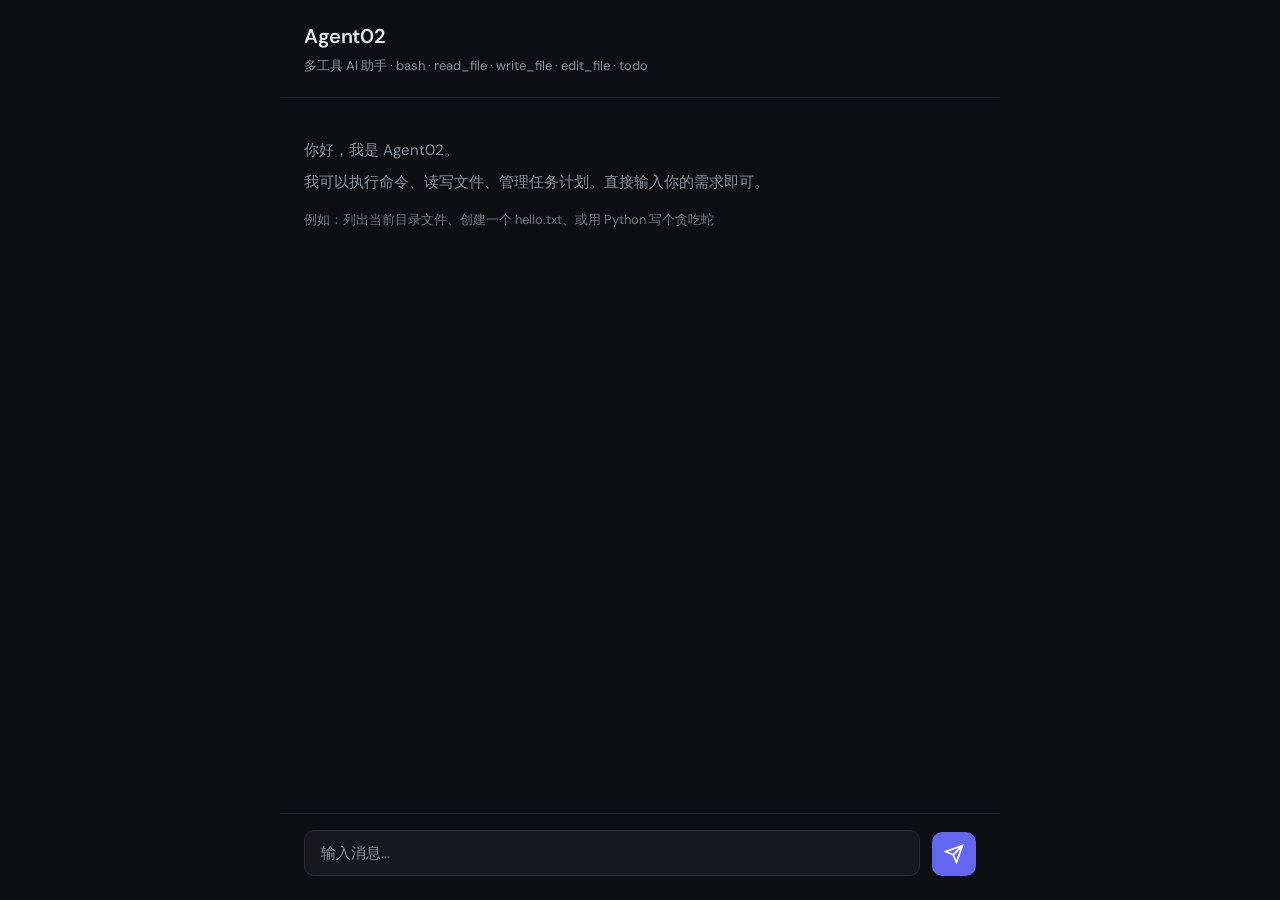
<file: src/main/resources/web/index.html>
<!DOCTYPE html>
<html lang="zh-CN">
<head>
  <meta charset="UTF-8">
  <meta name="viewport" content="width=device-width, initial-scale=1.0">
  <title>Agent02 - 多工具 AI 助手</title>
  <link rel="stylesheet" href="style.css">
  <link href="https://fonts.googleapis.com/css2?family=DM+Sans:wght@400;500;600&family=JetBrains+Mono:wght@400;500&display=swap" rel="stylesheet">
</head>
<body>
  <div class="app">
    <header class="header">
      <h1>Agent02</h1>
      <p>多工具 AI 助手 · bash · read_file · write_file · edit_file · todo</p>
    </header>

    <main class="chat-container">
      <div id="messages" class="messages">
        <div class="welcome" id="welcome">
          <p>你好，我是 Agent02。</p>
          <p>我可以执行命令、读写文件、管理任务计划。直接输入你的需求即可。</p>
          <p class="hint">例如：列出当前目录文件、创建一个 hello.txt、或用 Python 写个贪吃蛇</p>
        </div>
      </div>

      <div class="input-area">
        <textarea id="input" rows="1" placeholder="输入消息..." maxlength="4000"></textarea>
        <button id="send" type="button" aria-label="发送">
          <svg width="20" height="20" viewBox="0 0 24 24" fill="none" stroke="currentColor" stroke-width="2">
            <path d="M22 2L11 13M22 2l-7 20-4-9-9-4 20-7z"/>
          </svg>
        </button>
      </div>
    </main>
  </div>
  <script src="app.js"></script>
</body>
</html>
</file>
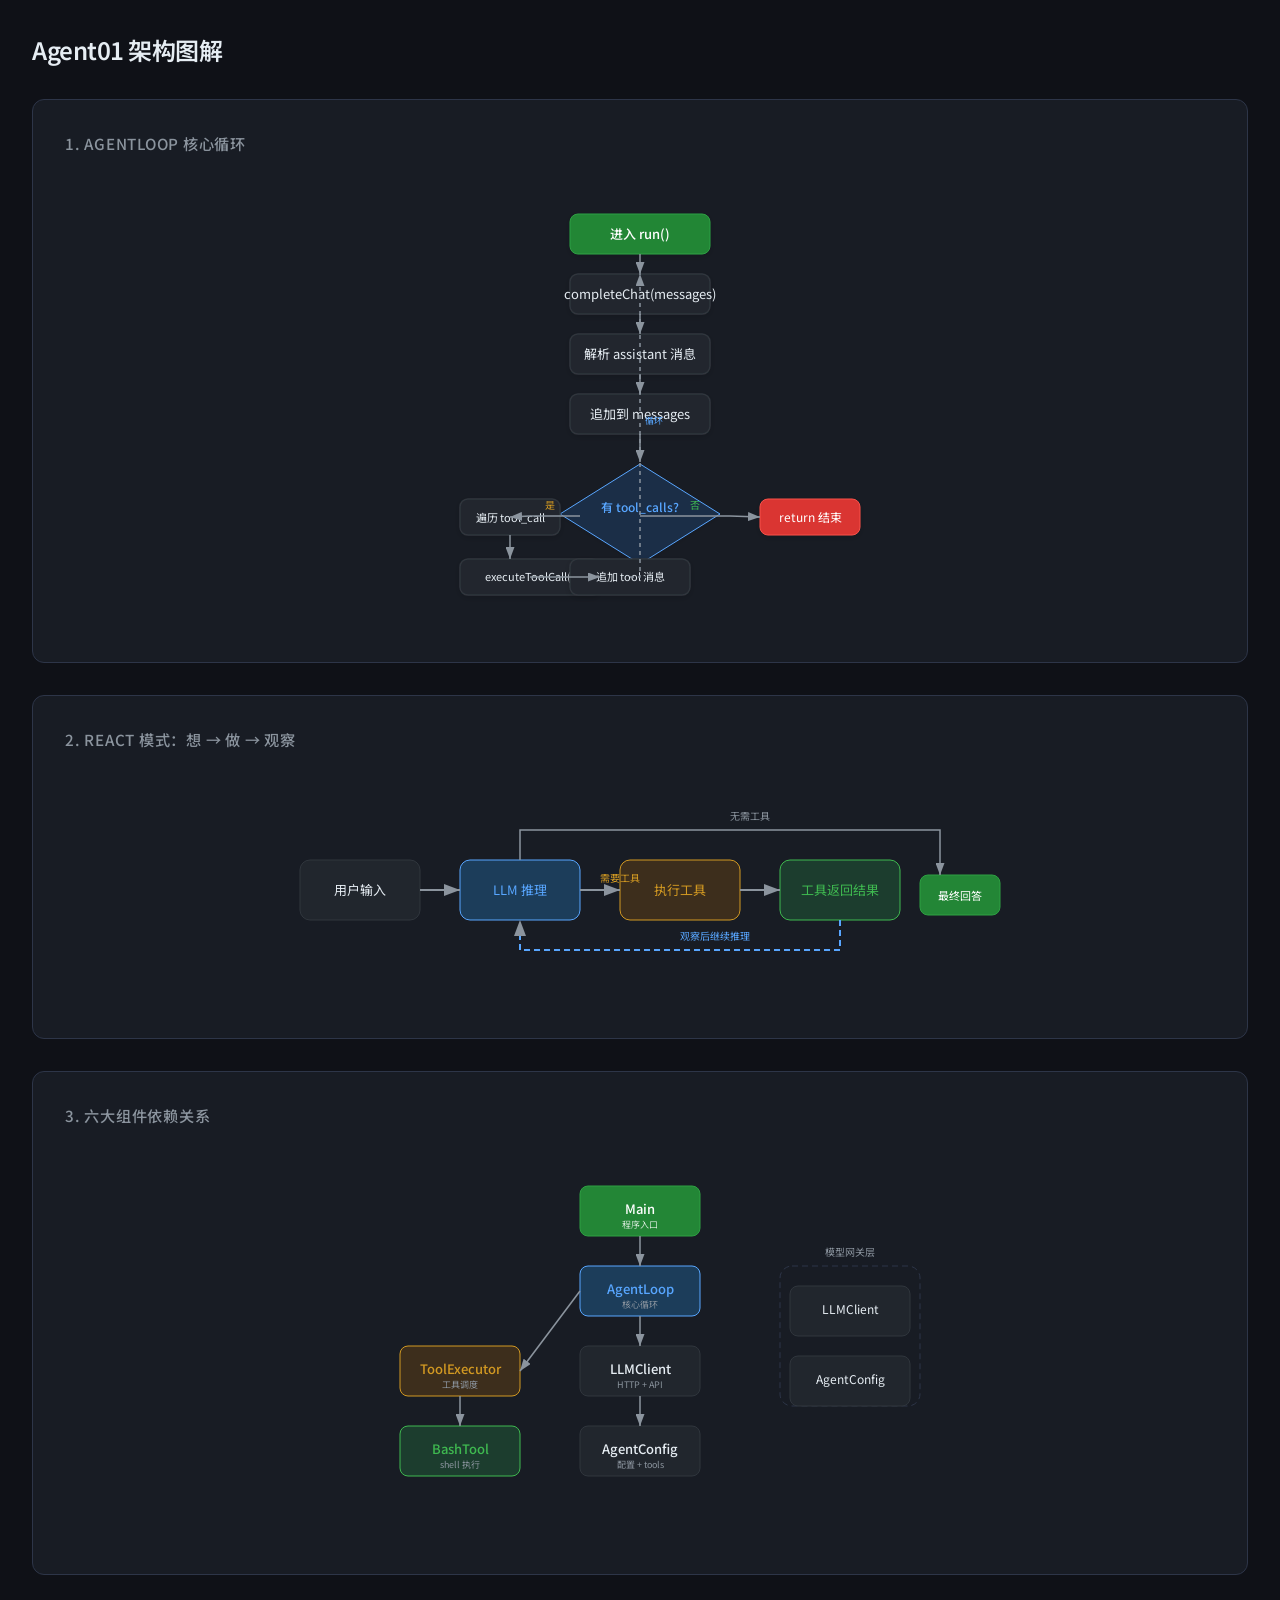
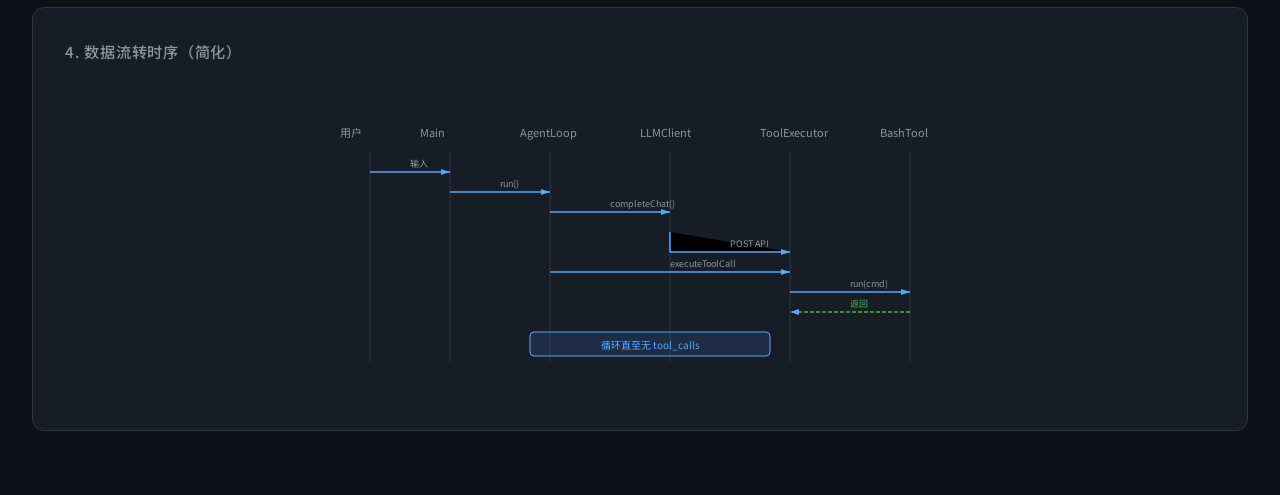
<file: docs/agent01-diagrams.html>
<!DOCTYPE html>
<html lang="zh-CN">
<head>
  <meta charset="UTF-8">
  <meta name="viewport" content="width=device-width, initial-scale=1.0">
  <title>Agent01 架构图解</title>
  <link href="https://fonts.googleapis.com/css2?family=JetBrains+Mono:wght@400;500;600&family=Noto+Sans+SC:wght@400;500;600&display=swap" rel="stylesheet">
  <style>
    :root {
      --bg: #0f1117;
      --surface: #181c24;
      --border: #2d3548;
      --text: #e6edf3;
      --text-muted: #8b949e;
      --accent: #58a6ff;
      --accent-dim: #388bfd26;
      --success: #3fb950;
      --warning: #d29922;
      --node-fill: #21262d;
      --node-stroke: #30363d;
    }

    * { box-sizing: border-box; margin: 0; padding: 0; }
    body {
      font-family: 'Noto Sans SC', system-ui, sans-serif;
      background: var(--bg);
      color: var(--text);
      min-height: 100vh;
      padding: 2rem;
    }

    h1 {
      font-size: 1.5rem;
      font-weight: 600;
      margin-bottom: 2rem;
      color: var(--text);
      letter-spacing: -0.02em;
    }

    .diagram-section {
      background: var(--surface);
      border: 1px solid var(--border);
      border-radius: 12px;
      padding: 2rem;
      margin-bottom: 2rem;
    }

    .diagram-section h2 {
      font-size: 0.95rem;
      font-weight: 500;
      color: var(--text-muted);
      margin-bottom: 1.5rem;
      text-transform: uppercase;
      letter-spacing: 0.05em;
    }

    .diagram {
      overflow-x: auto;
      padding: 1rem 0;
    }

    .diagram svg {
      display: block;
      margin: 0 auto;
    }

    .node-rect { fill: var(--node-fill); stroke: var(--node-stroke); stroke-width: 1.5; }
    .node-start { fill: #238636; stroke: #2ea043; }
    .node-end { fill: #da3633; stroke: #f85149; }
    .node-decision { fill: var(--accent-dim); stroke: var(--accent); }
    .arrow { stroke: var(--text-muted); stroke-width: 1.5; fill: none; }
    .arrow-label { font-size: 11px; fill: var(--text-muted); }
  </style>
</head>
<body>
  <h1>Agent01 架构图解</h1>

  <!-- 1. AgentLoop 核心循环 -->
  <section class="diagram-section">
    <h2>1. AgentLoop 核心循环</h2>
    <div class="diagram">
      <svg width="520" height="420" viewBox="0 0 520 420" xmlns="http://www.w3.org/2000/svg">
        <defs>
          <marker id="arrowhead" markerWidth="8" markerHeight="6" refX="8" refY="3" orient="auto">
            <path d="M0 0 L8 3 L0 6 Z" fill="#8b949e" />
          </marker>
          <filter id="shadow" x="-20%" y="-20%" width="140%" height="140%">
            <feDropShadow dx="0" dy="2" stdDeviation="3" flood-opacity="0.15" />
          </filter>
        </defs>

        <!-- 流程节点 -->
        <rect x="190" y="20" width="140" height="40" rx="8" class="node-start" filter="url(#shadow)" />
        <text x="260" y="45" text-anchor="middle" fill="white" font-size="13" font-weight="500">进入 run()</text>

        <rect x="190" y="80" width="140" height="40" rx="8" class="node-rect" filter="url(#shadow)" />
        <text x="260" y="105" text-anchor="middle" fill="#e6edf3" font-size="13">completeChat(messages)</text>

        <rect x="190" y="140" width="140" height="40" rx="8" class="node-rect" filter="url(#shadow)" />
        <text x="260" y="165" text-anchor="middle" fill="#e6edf3" font-size="13">解析 assistant 消息</text>

        <rect x="190" y="200" width="140" height="40" rx="8" class="node-rect" filter="url(#shadow)" />
        <text x="260" y="225" text-anchor="middle" fill="#e6edf3" font-size="13">追加到 messages</text>

        <polygon points="260,270 340,320 260,370 180,320" class="node-decision" filter="url(#shadow)" />
        <text x="260" y="318" text-anchor="middle" fill="#58a6ff" font-size="12" font-weight="500">有 tool_calls?</text>

        <rect x="380" y="305" width="100" height="36" rx="8" class="node-end" filter="url(#shadow)" />
        <text x="430" y="328" text-anchor="middle" fill="white" font-size="12">return 结束</text>

        <rect x="80" y="305" width="100" height="36" rx="8" class="node-rect" filter="url(#shadow)" />
        <text x="130" y="328" text-anchor="middle" fill="#e6edf3" font-size="11">遍历 tool_call</text>

        <rect x="80" y="365" width="140" height="36" rx="8" class="node-rect" filter="url(#shadow)" />
        <text x="150" y="387" text-anchor="middle" fill="#e6edf3" font-size="11">executeToolCall()</text>

        <rect x="190" y="365" width="120" height="36" rx="8" class="node-rect" filter="url(#shadow)" />
        <text x="250" y="387" text-anchor="middle" fill="#e6edf3" font-size="11">追加 tool 消息</text>

        <!-- 箭头 -->
        <line x1="260" y1="60" x2="260" y2="80" stroke="#8b949e" stroke-width="1.5" marker-end="url(#arrowhead)" />
        <line x1="260" y1="120" x2="260" y2="140" stroke="#8b949e" stroke-width="1.5" marker-end="url(#arrowhead)" />
        <line x1="260" y1="180" x2="260" y2="200" stroke="#8b949e" stroke-width="1.5" marker-end="url(#arrowhead)" />
        <line x1="260" y1="240" x2="260" y2="268" stroke="#8b949e" stroke-width="1.5" marker-end="url(#arrowhead)" />

        <path d="M 260 322 L 350 322 L 380 323" stroke="#8b949e" stroke-width="1.5" fill="none" marker-end="url(#arrowhead)" />
        <text x="310" y="315" fill="#3fb950" font-size="10">否</text>

        <path d="M 200 322 L 150 322 L 130 323" stroke="#8b949e" stroke-width="1.5" fill="none" marker-end="url(#arrowhead)" />
        <text x="165" y="315" fill="#d29922" font-size="10">是</text>

        <line x1="130" y1="341" x2="130" y2="365" stroke="#8b949e" stroke-width="1.5" marker-end="url(#arrowhead)" />
        <line x1="150" y1="383" x2="220" y2="383" stroke="#8b949e" stroke-width="1.5" marker-end="url(#arrowhead)" />

        <path d="M 250 383 L 260 383 L 260 80" stroke="#8b949e" stroke-width="1.5" fill="none" marker-end="url(#arrowhead)" stroke-dasharray="4 4" />
        <text x="265" y="230" fill="#58a6ff" font-size="9">循环</text>
      </svg>
    </div>
  </section>

  <!-- 2. ReAct 循环模式 -->
  <section class="diagram-section">
    <h2>2. ReAct 模式：想 → 做 → 观察</h2>
    <div class="diagram">
      <svg width="760" height="200" viewBox="0 0 760 200" xmlns="http://www.w3.org/2000/svg">
        <defs>
          <marker id="arrow2" markerWidth="8" markerHeight="6" refX="8" refY="3" orient="auto">
            <path d="M0 0 L8 3 L0 6 Z" fill="#8b949e" />
          </marker>
        </defs>

        <rect x="40" y="70" width="120" height="60" rx="10" fill="#21262d" stroke="#30363d" />
        <text x="100" y="105" text-anchor="middle" fill="#e6edf3" font-size="13">用户输入</text>

        <rect x="200" y="70" width="120" height="60" rx="10" fill="#1c3d5a" stroke="#58a6ff" />
        <text x="260" y="105" text-anchor="middle" fill="#58a6ff" font-size="13">LLM 推理</text>

        <rect x="360" y="70" width="120" height="60" rx="10" fill="#3d2e1c" stroke="#d29922" />
        <text x="420" y="105" text-anchor="middle" fill="#d29922" font-size="13">执行工具</text>

        <rect x="520" y="70" width="120" height="60" rx="10" fill="#1c3d2e" stroke="#3fb950" />
        <text x="580" y="105" text-anchor="middle" fill="#3fb950" font-size="13">工具返回结果</text>

        <rect x="660" y="85" width="80" height="40" rx="8" fill="#238636" stroke="#2ea043" />
        <text x="700" y="110" text-anchor="middle" fill="white" font-size="11">最终回答</text>

        <line x1="160" y1="100" x2="200" y2="100" stroke="#8b949e" stroke-width="2" marker-end="url(#arrow2)" />
        <line x1="320" y1="100" x2="360" y2="100" stroke="#8b949e" stroke-width="2" marker-end="url(#arrow2)" />
        <text x="340" y="92" fill="#d29922" font-size="10">需要工具</text>

        <line x1="480" y1="100" x2="520" y2="100" stroke="#8b949e" stroke-width="2" marker-end="url(#arrow2)" />

        <path d="M 580 130 L 580 160 L 260 160 L 260 130" stroke="#58a6ff" stroke-width="2" fill="none" marker-end="url(#arrow2)" stroke-dasharray="6 4" />
        <text x="420" y="150" fill="#58a6ff" font-size="10">观察后继续推理</text>

        <path d="M 260 70 L 260 40 L 680 40 L 680 85" stroke="#8b949e" stroke-width="1.5" fill="none" marker-end="url(#arrow2)" />
        <text x="470" y="30" fill="#8b949e" font-size="10">无需工具</text>
      </svg>
    </div>
  </section>

  <!-- 3. 类依赖关系 -->
  <section class="diagram-section">
    <h2>3. 六大组件依赖关系</h2>
    <div class="diagram">
      <svg width="640" height="360" viewBox="0 0 640 360" xmlns="http://www.w3.org/2000/svg">
        <defs>
          <marker id="arrow3" markerWidth="8" markerHeight="6" refX="8" refY="3" orient="auto">
            <path d="M0 0 L8 3 L0 6 Z" fill="#8b949e" />
          </marker>
        </defs>

        <rect x="260" y="20" width="120" height="50" rx="8" fill="#238636" stroke="#2ea043" />
        <text x="320" y="48" text-anchor="middle" fill="white" font-size="13" font-weight="500">Main</text>
        <text x="320" y="62" text-anchor="middle" fill="rgba(255,255,255,0.8)" font-size="9">程序入口</text>

        <rect x="260" y="100" width="120" height="50" rx="8" fill="#1c3d5a" stroke="#58a6ff" />
        <text x="320" y="128" text-anchor="middle" fill="#58a6ff" font-size="13" font-weight="500">AgentLoop</text>
        <text x="320" y="142" text-anchor="middle" fill="#8b949e" font-size="9">核心循环</text>

        <rect x="260" y="180" width="120" height="50" rx="8" fill="#21262d" stroke="#30363d" />
        <text x="320" y="208" text-anchor="middle" fill="#e6edf3" font-size="13" font-weight="500">LLMClient</text>
        <text x="320" y="222" text-anchor="middle" fill="#8b949e" font-size="9">HTTP + API</text>

        <rect x="260" y="260" width="120" height="50" rx="8" fill="#21262d" stroke="#30363d" />
        <text x="320" y="288" text-anchor="middle" fill="#e6edf3" font-size="13" font-weight="500">AgentConfig</text>
        <text x="320" y="302" text-anchor="middle" fill="#8b949e" font-size="9">配置 + tools</text>

        <rect x="80" y="180" width="120" height="50" rx="8" fill="#3d2e1c" stroke="#d29922" />
        <text x="140" y="208" text-anchor="middle" fill="#d29922" font-size="13" font-weight="500">ToolExecutor</text>
        <text x="140" y="222" text-anchor="middle" fill="#8b949e" font-size="9">工具调度</text>

        <rect x="80" y="260" width="120" height="50" rx="8" fill="#1c3d2e" stroke="#3fb950" />
        <text x="140" y="288" text-anchor="middle" fill="#3fb950" font-size="13" font-weight="500">BashTool</text>
        <text x="140" y="302" text-anchor="middle" fill="#8b949e" font-size="9">shell 执行</text>

        <line x1="320" y1="70" x2="320" y2="100" stroke="#8b949e" stroke-width="1.5" marker-end="url(#arrow3)" />
        <line x1="320" y1="150" x2="320" y2="180" stroke="#8b949e" stroke-width="1.5" marker-end="url(#arrow3)" />
        <line x1="320" y1="230" x2="320" y2="260" stroke="#8b949e" stroke-width="1.5" marker-end="url(#arrow3)" />
        <line x1="260" y1="125" x2="200" y2="205" stroke="#8b949e" stroke-width="1.5" marker-end="url(#arrow3)" />
        <line x1="140" y1="230" x2="140" y2="260" stroke="#8b949e" stroke-width="1.5" marker-end="url(#arrow3)" />

        <rect x="460" y="100" width="140" height="140" rx="12" fill="transparent" stroke="#2d3548" stroke-dasharray="6 4" />
        <text x="530" y="90" text-anchor="middle" fill="#8b949e" font-size="10">模型网关层</text>
        <rect x="470" y="120" width="120" height="50" rx="8" fill="#21262d" stroke="#30363d" />
        <text x="530" y="148" text-anchor="middle" fill="#e6edf3" font-size="12">LLMClient</text>
        <rect x="470" y="190" width="120" height="50" rx="8" fill="#21262d" stroke="#30363d" />
        <text x="530" y="218" text-anchor="middle" fill="#e6edf3" font-size="12">AgentConfig</text>
      </svg>
    </div>
  </section>

  <!-- 4. 数据流转时序 -->
  <section class="diagram-section">
    <h2>4. 数据流转时序（简化）</h2>
    <div class="diagram">
      <svg width="720" height="280" viewBox="0 0 720 280" xmlns="http://www.w3.org/2000/svg">
        <defs>
          <marker id="arrow4" markerWidth="6" markerHeight="4" refX="6" refY="2" orient="auto">
            <path d="M0 0 L6 2 L0 4 Z" fill="#58a6ff" />
          </marker>
        </defs>

        <!-- 参与方 -->
        <text x="60" y="35" fill="#8b949e" font-size="11">用户</text>
        <text x="140" y="35" fill="#8b949e" font-size="11">Main</text>
        <text x="240" y="35" fill="#8b949e" font-size="11">AgentLoop</text>
        <text x="360" y="35" fill="#8b949e" font-size="11">LLMClient</text>
        <text x="480" y="35" fill="#8b949e" font-size="11">ToolExecutor</text>
        <text x="600" y="35" fill="#8b949e" font-size="11">BashTool</text>

        <!-- 生命线 -->
        <line x1="90" y1="50" x2="90" y2="260" stroke="#2d3548" stroke-width="1" />
        <line x1="170" y1="50" x2="170" y2="260" stroke="#2d3548" stroke-width="1" />
        <line x1="270" y1="50" x2="270" y2="260" stroke="#2d3548" stroke-width="1" />
        <line x1="390" y1="50" x2="390" y2="260" stroke="#2d3548" stroke-width="1" />
        <line x1="510" y1="50" x2="510" y2="260" stroke="#2d3548" stroke-width="1" />
        <line x1="630" y1="50" x2="630" y2="260" stroke="#2d3548" stroke-width="1" />

        <!-- 调用箭头 -->
        <path d="M 90 70 L 170 70" stroke="#58a6ff" stroke-width="1.5" marker-end="url(#arrow4)" />
        <text x="130" y="65" fill="#8b949e" font-size="9">输入</text>

        <path d="M 170 90 L 270 90" stroke="#58a6ff" stroke-width="1.5" marker-end="url(#arrow4)" />
        <text x="220" y="85" fill="#8b949e" font-size="9">run()</text>

        <path d="M 270 110 L 390 110" stroke="#58a6ff" stroke-width="1.5" marker-end="url(#arrow4)" />
        <text x="330" y="105" fill="#8b949e" font-size="9">completeChat()</text>

        <path d="M 390 130 L 390 150 L 510 150" stroke="#58a6ff" stroke-width="1.5" marker-end="url(#arrow4)" />
        <text x="450" y="145" fill="#8b949e" font-size="9">POST API</text>

        <path d="M 270 170 L 510 170" stroke="#58a6ff" stroke-width="1.5" marker-end="url(#arrow4)" />
        <text x="390" y="165" fill="#8b949e" font-size="9">executeToolCall</text>

        <path d="M 510 190 L 630 190" stroke="#58a6ff" stroke-width="1.5" marker-end="url(#arrow4)" />
        <text x="570" y="185" fill="#8b949e" font-size="9">run(cmd)</text>

        <path d="M 630 210 L 510 210" stroke="#3fb950" stroke-width="1.5" stroke-dasharray="4 2" marker-end="url(#arrow4)" />
        <text x="570" y="205" fill="#3fb950" font-size="9">返回</text>

        <rect x="250" y="230" width="240" height="24" rx="4" fill="#388bfd26" stroke="#58a6ff" />
        <text x="370" y="247" text-anchor="middle" fill="#58a6ff" font-size="10">循环直至无 tool_calls</text>
      </svg>
    </div>
  </section>
</body>
</html>
</file>
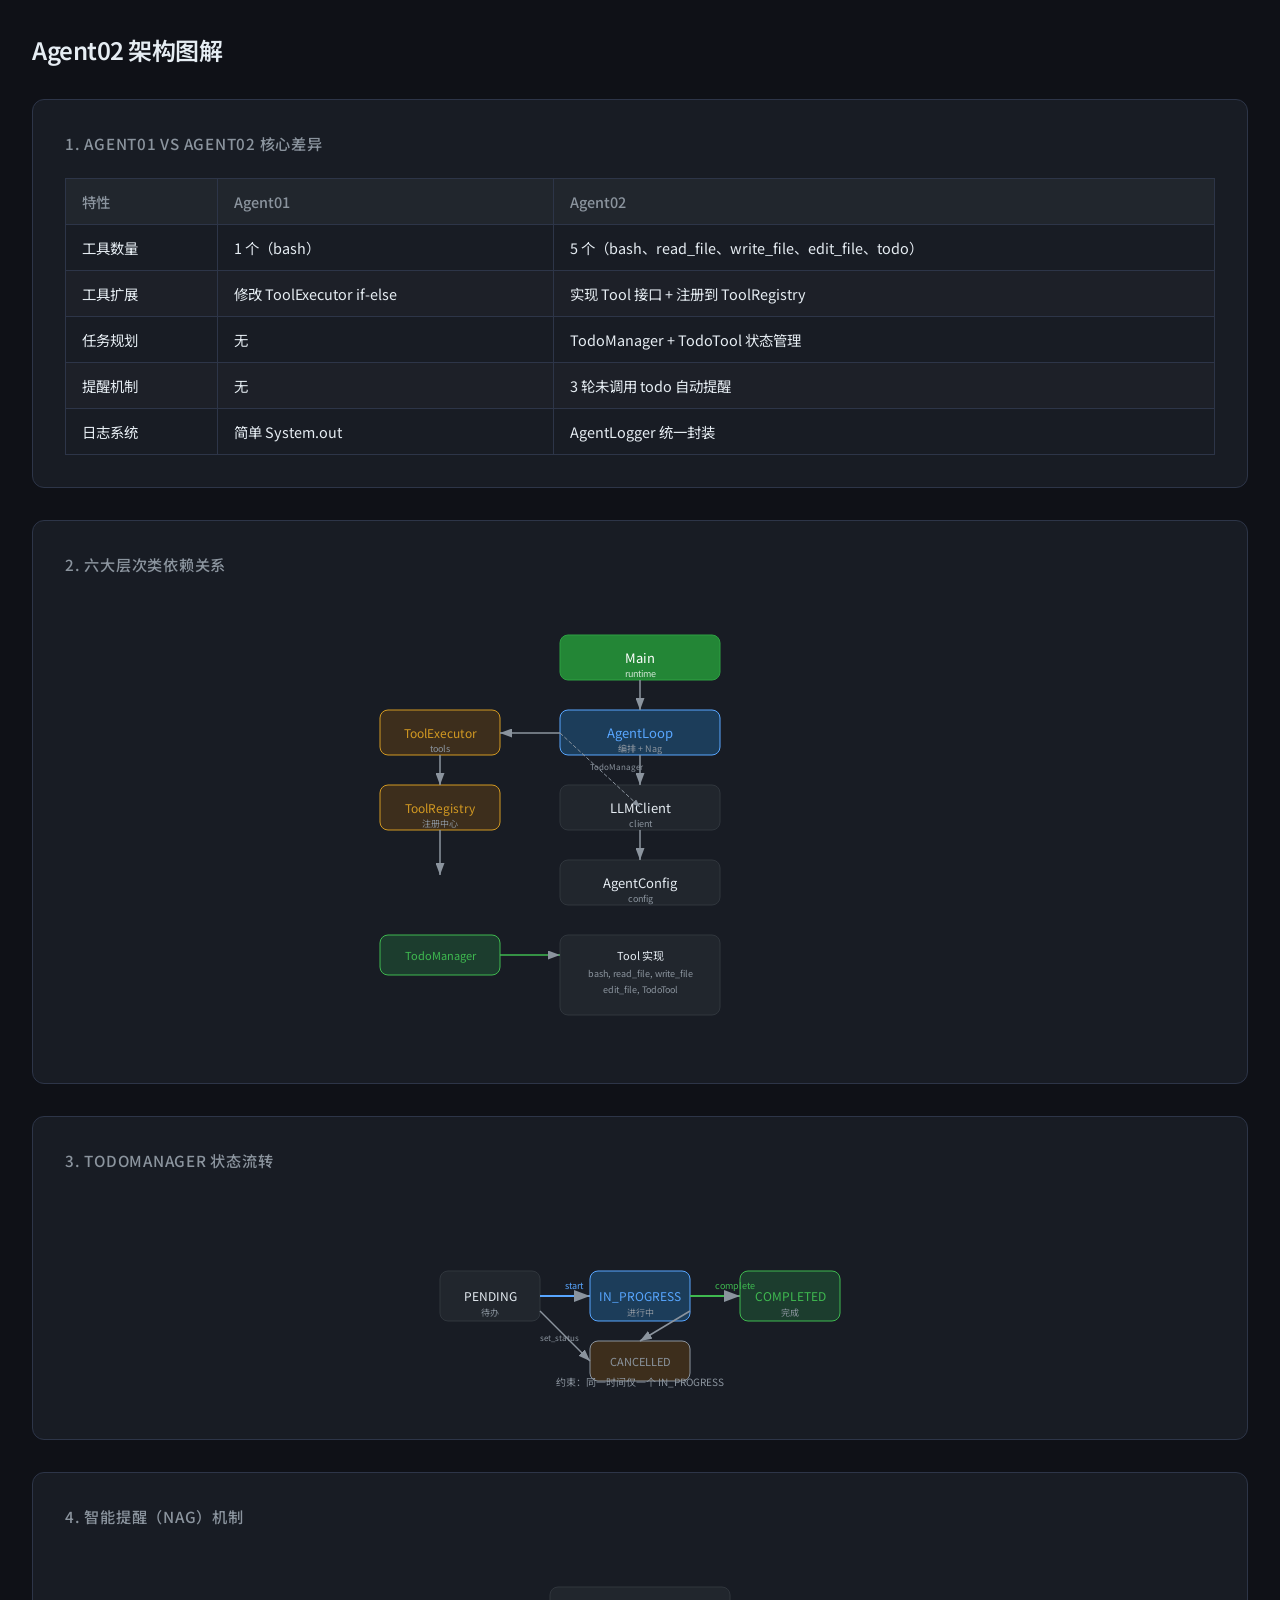
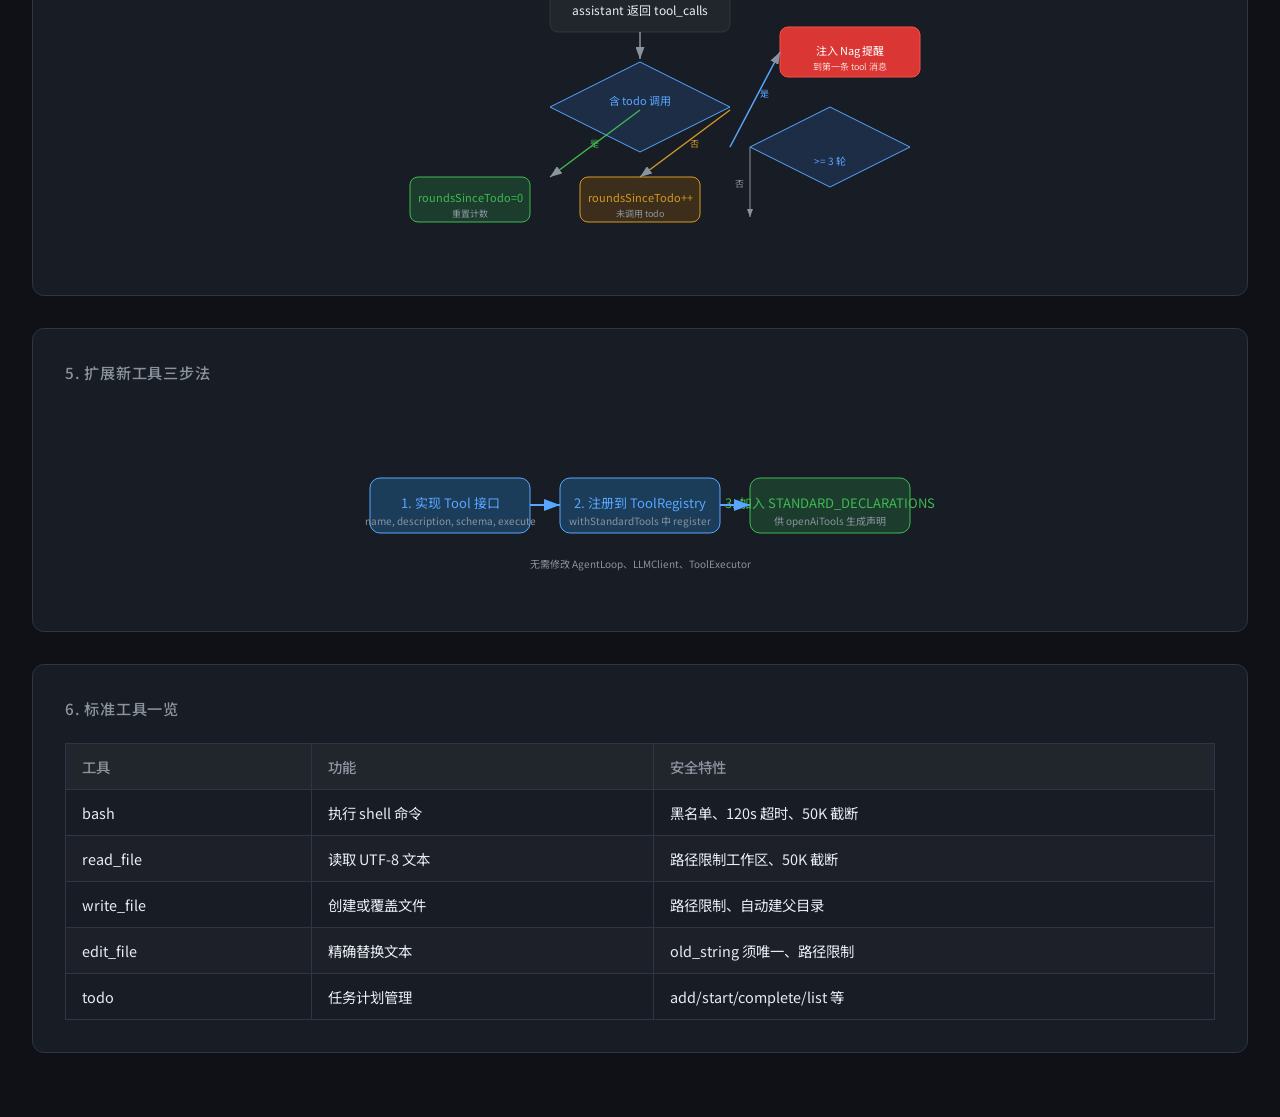
<file: docs/agent02-diagrams.html>
<!DOCTYPE html>
<html lang="zh-CN">
<head>
  <meta charset="UTF-8">
  <meta name="viewport" content="width=device-width, initial-scale=1.0">
  <title>Agent02 架构图解</title>
  <link href="https://fonts.googleapis.com/css2?family=JetBrains+Mono:wght@400;500;600&family=Noto+Sans+SC:wght@400;500;600&display=swap" rel="stylesheet">
  <style>
    :root {
      --bg: #0f1117;
      --surface: #181c24;
      --border: #2d3548;
      --text: #e6edf3;
      --text-muted: #8b949e;
      --accent: #58a6ff;
      --accent-dim: #388bfd26;
      --success: #3fb950;
      --warning: #d29922;
      --node-fill: #21262d;
      --node-stroke: #30363d;
    }

    * { box-sizing: border-box; margin: 0; padding: 0; }
    body {
      font-family: 'Noto Sans SC', system-ui, sans-serif;
      background: var(--bg);
      color: var(--text);
      min-height: 100vh;
      padding: 2rem;
    }

    h1 {
      font-size: 1.5rem;
      font-weight: 600;
      margin-bottom: 2rem;
      color: var(--text);
      letter-spacing: -0.02em;
    }

    .diagram-section {
      background: var(--surface);
      border: 1px solid var(--border);
      border-radius: 12px;
      padding: 2rem;
      margin-bottom: 2rem;
    }

    .diagram-section h2 {
      font-size: 0.95rem;
      font-weight: 500;
      color: var(--text-muted);
      margin-bottom: 1.5rem;
      text-transform: uppercase;
      letter-spacing: 0.05em;
    }

    .diagram {
      overflow-x: auto;
      padding: 1rem 0;
    }

    .diagram svg {
      display: block;
      margin: 0 auto;
    }

    .comparison-table {
      width: 100%;
      border-collapse: collapse;
      font-size: 0.9rem;
    }
    .comparison-table th, .comparison-table td {
      padding: 0.75rem 1rem;
      border: 1px solid var(--border);
      text-align: left;
    }
    .comparison-table th {
      background: var(--node-fill);
      color: var(--text-muted);
      font-weight: 500;
    }
    .comparison-table td {
      color: var(--text);
    }
    .comparison-table tr:nth-child(even) td {
      background: rgba(255,255,255,0.02);
    }
  </style>
</head>
<body>
  <h1>Agent02 架构图解</h1>

  <!-- 1. Agent01 vs Agent02 对比 -->
  <section class="diagram-section">
    <h2>1. Agent01 vs Agent02 核心差异</h2>
    <table class="comparison-table">
      <thead>
        <tr>
          <th>特性</th>
          <th>Agent01</th>
          <th>Agent02</th>
        </tr>
      </thead>
      <tbody>
        <tr>
          <td>工具数量</td>
          <td>1 个（bash）</td>
          <td>5 个（bash、read_file、write_file、edit_file、todo）</td>
        </tr>
        <tr>
          <td>工具扩展</td>
          <td>修改 ToolExecutor if-else</td>
          <td>实现 Tool 接口 + 注册到 ToolRegistry</td>
        </tr>
        <tr>
          <td>任务规划</td>
          <td>无</td>
          <td>TodoManager + TodoTool 状态管理</td>
        </tr>
        <tr>
          <td>提醒机制</td>
          <td>无</td>
          <td>3 轮未调用 todo 自动提醒</td>
        </tr>
        <tr>
          <td>日志系统</td>
          <td>简单 System.out</td>
          <td>AgentLogger 统一封装</td>
        </tr>
      </tbody>
    </table>
  </section>

  <!-- 2. 类依赖关系 -->
  <section class="diagram-section">
    <h2>2. 六大层次类依赖关系</h2>
    <div class="diagram">
      <svg width="680" height="420" viewBox="0 0 680 420" xmlns="http://www.w3.org/2000/svg">
        <defs>
          <marker id="arrow-a2" markerWidth="8" markerHeight="6" refX="8" refY="3" orient="auto">
            <path d="M0 0 L8 3 L0 6 Z" fill="#8b949e" />
          </marker>
        </defs>

        <rect x="260" y="20" width="160" height="45" rx="8" fill="#238636" stroke="#2ea043" />
        <text x="340" y="48" text-anchor="middle" fill="white" font-size="13">Main</text>
        <text x="340" y="62" text-anchor="middle" fill="rgba(255,255,255,0.8)" font-size="9">runtime</text>

        <rect x="260" y="95" width="160" height="45" rx="8" fill="#1c3d5a" stroke="#58a6ff" />
        <text x="340" y="123" text-anchor="middle" fill="#58a6ff" font-size="13">AgentLoop</text>
        <text x="340" y="137" text-anchor="middle" fill="#8b949e" font-size="9">编排 + Nag</text>

        <rect x="260" y="170" width="160" height="45" rx="8" fill="#21262d" stroke="#30363d" />
        <text x="340" y="198" text-anchor="middle" fill="#e6edf3" font-size="13">LLMClient</text>
        <text x="340" y="212" text-anchor="middle" fill="#8b949e" font-size="9">client</text>

        <rect x="260" y="245" width="160" height="45" rx="8" fill="#21262d" stroke="#30363d" />
        <text x="340" y="273" text-anchor="middle" fill="#e6edf3" font-size="13">AgentConfig</text>
        <text x="340" y="287" text-anchor="middle" fill="#8b949e" font-size="9">config</text>

        <rect x="80" y="95" width="120" height="45" rx="8" fill="#3d2e1c" stroke="#d29922" />
        <text x="140" y="123" text-anchor="middle" fill="#d29922" font-size="12">ToolExecutor</text>
        <text x="140" y="137" text-anchor="middle" fill="#8b949e" font-size="9">tools</text>

        <rect x="80" y="170" width="120" height="45" rx="8" fill="#3d2e1c" stroke="#d29922" />
        <text x="140" y="198" text-anchor="middle" fill="#d29922" font-size="12">ToolRegistry</text>
        <text x="140" y="212" text-anchor="middle" fill="#8b949e" font-size="9">注册中心</text>

        <rect x="80" y="320" width="120" height="40" rx="8" fill="#1c3d2e" stroke="#3fb950" />
        <text x="140" y="345" text-anchor="middle" fill="#3fb950" font-size="11">TodoManager</text>

        <rect x="260" y="320" width="160" height="80" rx="8" fill="#21262d" stroke="#30363d" />
        <text x="340" y="345" text-anchor="middle" fill="#e6edf3" font-size="11">Tool 实现</text>
        <text x="340" y="362" text-anchor="middle" fill="#8b949e" font-size="9">bash, read_file, write_file</text>
        <text x="340" y="378" text-anchor="middle" fill="#8b949e" font-size="9">edit_file, TodoTool</text>

        <line x1="340" y1="65" x2="340" y2="95" stroke="#8b949e" stroke-width="1.5" marker-end="url(#arrow-a2)" />
        <line x1="340" y1="140" x2="340" y2="170" stroke="#8b949e" stroke-width="1.5" marker-end="url(#arrow-a2)" />
        <line x1="340" y1="215" x2="340" y2="245" stroke="#8b949e" stroke-width="1.5" marker-end="url(#arrow-a2)" />
        <line x1="260" y1="118" x2="200" y2="118" stroke="#8b949e" stroke-width="1.5" marker-end="url(#arrow-a2)" />
        <line x1="140" y1="140" x2="140" y2="170" stroke="#8b949e" stroke-width="1.5" marker-end="url(#arrow-a2)" />
        <line x1="140" y1="215" x2="140" y2="260" stroke="#8b949e" stroke-width="1.5" marker-end="url(#arrow-a2)" />
        <line x1="200" y1="340" x2="260" y2="340" stroke="#3fb950" stroke-width="1.5" marker-end="url(#arrow-a2)" />
        <line x1="260" y1="118" x2="340" y2="192" stroke="#8b949e" stroke-width="1" stroke-dasharray="4 2" marker-end="url(#arrow-a2)" />
        <text x="290" y="155" fill="#8b949e" font-size="8">TodoManager</text>
      </svg>
    </div>
  </section>

  <!-- 3. TodoManager 状态流转 -->
  <section class="diagram-section">
    <h2>3. TodoManager 状态流转</h2>
    <div class="diagram">
      <svg width="560" height="180" viewBox="0 0 560 180" xmlns="http://www.w3.org/2000/svg">
        <defs>
          <marker id="arrow-a3" markerWidth="8" markerHeight="6" refX="8" refY="3" orient="auto">
            <path d="M0 0 L8 3 L0 6 Z" fill="#8b949e" />
          </marker>
        </defs>

        <rect x="80" y="60" width="100" height="50" rx="8" fill="#21262d" stroke="#30363d" />
        <text x="130" y="90" text-anchor="middle" fill="#e6edf3" font-size="12">PENDING</text>
        <text x="130" y="105" text-anchor="middle" fill="#8b949e" font-size="9">待办</text>

        <rect x="230" y="60" width="100" height="50" rx="8" fill="#1c3d5a" stroke="#58a6ff" />
        <text x="280" y="90" text-anchor="middle" fill="#58a6ff" font-size="12">IN_PROGRESS</text>
        <text x="280" y="105" text-anchor="middle" fill="#8b949e" font-size="9">进行中</text>

        <rect x="380" y="60" width="100" height="50" rx="8" fill="#1c3d2e" stroke="#3fb950" />
        <text x="430" y="90" text-anchor="middle" fill="#3fb950" font-size="12">COMPLETED</text>
        <text x="430" y="105" text-anchor="middle" fill="#8b949e" font-size="9">完成</text>

        <rect x="230" y="130" width="100" height="40" rx="8" fill="#3d2e1c" stroke="#8b949e" />
        <text x="280" y="155" text-anchor="middle" fill="#8b949e" font-size="11">CANCELLED</text>

        <line x1="180" y1="85" x2="230" y2="85" stroke="#58a6ff" stroke-width="2" marker-end="url(#arrow-a3)" />
        <text x="205" y="78" fill="#58a6ff" font-size="9">start</text>

        <line x1="330" y1="85" x2="380" y2="85" stroke="#3fb950" stroke-width="2" marker-end="url(#arrow-a3)" />
        <text x="355" y="78" fill="#3fb950" font-size="9">complete</text>

        <line x1="180" y1="100" x2="230" y2="150" stroke="#8b949e" stroke-width="1.5" marker-end="url(#arrow-a3)" />
        <line x1="330" y1="100" x2="280" y2="130" stroke="#8b949e" stroke-width="1.5" marker-end="url(#arrow-a3)" />
        <text x="180" y="130" fill="#8b949e" font-size="8">set_status</text>

        <text x="280" y="175" text-anchor="middle" fill="#8b949e" font-size="10">约束：同一时间仅一个 IN_PROGRESS</text>
      </svg>
    </div>
  </section>

  <!-- 4. Nag 提醒流程 -->
  <section class="diagram-section">
    <h2>4. 智能提醒（Nag）机制</h2>
    <div class="diagram">
      <svg width="620" height="280" viewBox="0 0 620 280" xmlns="http://www.w3.org/2000/svg">
        <defs>
          <marker id="arrow-a4" markerWidth="8" markerHeight="6" refX="8" refY="3" orient="auto">
            <path d="M0 0 L8 3 L0 6 Z" fill="#8b949e" />
          </marker>
        </defs>

        <rect x="220" y="20" width="180" height="45" rx="8" fill="#21262d" stroke="#30363d" />
        <text x="310" y="48" text-anchor="middle" fill="#e6edf3" font-size="12">assistant 返回 tool_calls</text>

        <polygon points="310,95 400,140 310,185 220,140" fill="#388bfd26" stroke="#58a6ff" />
        <text x="310" y="138" text-anchor="middle" fill="#58a6ff" font-size="11">含 todo 调用</text>

        <rect x="80" y="210" width="120" height="45" rx="8" fill="#1c3d2e" stroke="#3fb950" />
        <text x="140" y="235" text-anchor="middle" fill="#3fb950" font-size="11">roundsSinceTodo=0</text>
        <text x="140" y="250" text-anchor="middle" fill="#8b949e" font-size="9">重置计数</text>

        <rect x="250" y="210" width="120" height="45" rx="8" fill="#3d2e1c" stroke="#d29922" />
        <text x="310" y="235" text-anchor="middle" fill="#d29922" font-size="11">roundsSinceTodo++</text>
        <text x="310" y="250" text-anchor="middle" fill="#8b949e" font-size="9">未调用 todo</text>

        <polygon points="500,140 580,180 500,220 420,180" fill="#388bfd26" stroke="#58a6ff" />
        <text x="500" y="198" text-anchor="middle" fill="#58a6ff" font-size="10">>= 3 轮</text>

        <rect x="450" y="60" width="140" height="50" rx="8" fill="#da3633" stroke="#f85149" />
        <text x="520" y="88" text-anchor="middle" fill="white" font-size="11">注入 Nag 提醒</text>
        <text x="520" y="103" text-anchor="middle" fill="rgba(255,255,255,0.8)" font-size="9">到第一条 tool 消息</text>

        <line x1="310" y1="65" x2="310" y2="92" stroke="#8b949e" stroke-width="1.5" marker-end="url(#arrow-a4)" />
        <line x1="310" y1="143" x2="220" y2="210" stroke="#3fb950" stroke-width="1.5" marker-end="url(#arrow-a4)" />
        <text x="260" y="180" fill="#3fb950" font-size="9">是</text>
        <line x1="400" y1="143" x2="310" y2="210" stroke="#d29922" stroke-width="1.5" marker-end="url(#arrow-a4)" />
        <text x="360" y="180" fill="#d29922" font-size="9">否</text>
        <line x1="400" y1="180" x2="450" y2="85" stroke="#58a6ff" stroke-width="1.5" marker-end="url(#arrow-a4)" />
        <text x="430" y="130" fill="#58a6ff" font-size="9">是</text>
        <line x1="420" y1="180" x2="420" y2="250" stroke="#8b949e" stroke-width="1" marker-end="url(#arrow-a4)" />
        <text x="405" y="220" fill="#8b949e" font-size="9">否</text>
      </svg>
    </div>
  </section>

  <!-- 5. 工具扩展流程 -->
  <section class="diagram-section">
    <h2>5. 扩展新工具三步法</h2>
    <div class="diagram">
      <svg width="620" height="160" viewBox="0 0 620 160" xmlns="http://www.w3.org/2000/svg">
        <defs>
          <marker id="arrow-a5" markerWidth="8" markerHeight="6" refX="8" refY="3" orient="auto">
            <path d="M0 0 L8 3 L0 6 Z" fill="#58a6ff" />
          </marker>
        </defs>

        <rect x="40" y="55" width="160" height="55" rx="10" fill="#1c3d5a" stroke="#58a6ff" />
        <text x="120" y="85" text-anchor="middle" fill="#58a6ff" font-size="13">1. 实现 Tool 接口</text>
        <text x="120" y="102" text-anchor="middle" fill="#8b949e" font-size="10">name, description, schema, execute</text>

        <rect x="230" y="55" width="160" height="55" rx="10" fill="#1c3d5a" stroke="#58a6ff" />
        <text x="310" y="85" text-anchor="middle" fill="#58a6ff" font-size="13">2. 注册到 ToolRegistry</text>
        <text x="310" y="102" text-anchor="middle" fill="#8b949e" font-size="10">withStandardTools 中 register</text>

        <rect x="420" y="55" width="160" height="55" rx="10" fill="#1c3d2e" stroke="#3fb950" />
        <text x="500" y="85" text-anchor="middle" fill="#3fb950" font-size="13">3. 加入 STANDARD_DECLARATIONS</text>
        <text x="500" y="102" text-anchor="middle" fill="#8b949e" font-size="10">供 openAiTools 生成声明</text>

        <line x1="200" y1="82" x2="230" y2="82" stroke="#58a6ff" stroke-width="2" marker-end="url(#arrow-a5)" />
        <line x1="390" y1="82" x2="420" y2="82" stroke="#58a6ff" stroke-width="2" marker-end="url(#arrow-a5)" />

        <text x="310" y="145" text-anchor="middle" fill="#8b949e" font-size="10">无需修改 AgentLoop、LLMClient、ToolExecutor</text>
      </svg>
    </div>
  </section>

  <!-- 6. 标准工具一览 -->
  <section class="diagram-section">
    <h2>6. 标准工具一览</h2>
    <table class="comparison-table">
      <thead>
        <tr>
          <th>工具</th>
          <th>功能</th>
          <th>安全特性</th>
        </tr>
      </thead>
      <tbody>
        <tr>
          <td>bash</td>
          <td>执行 shell 命令</td>
          <td>黑名单、120s 超时、50K 截断</td>
        </tr>
        <tr>
          <td>read_file</td>
          <td>读取 UTF-8 文本</td>
          <td>路径限制工作区、50K 截断</td>
        </tr>
        <tr>
          <td>write_file</td>
          <td>创建或覆盖文件</td>
          <td>路径限制、自动建父目录</td>
        </tr>
        <tr>
          <td>edit_file</td>
          <td>精确替换文本</td>
          <td>old_string 须唯一、路径限制</td>
        </tr>
        <tr>
          <td>todo</td>
          <td>任务计划管理</td>
          <td>add/start/complete/list 等</td>
        </tr>
      </tbody>
    </table>
  </section>
</body>
</html>
</file>
<file: src/main/resources/web/style.css>
:root {
  --bg: #0d0f12;
  --surface: #16181d;
  --surface-hover: #1c1f26;
  --border: #2a2e36;
  --text: #e6e8ec;
  --text-muted: #8b929c;
  --accent: #6366f1;
  --accent-hover: #818cf8;
  --user-bg: #6366f1;
  --assistant-bg: #252830;
  --success: #22c55e;
  --error: #ef4444;
}

* {
  box-sizing: border-box;
  margin: 0;
  padding: 0;
}

body {
  font-family: 'DM Sans', -apple-system, BlinkMacSystemFont, sans-serif;
  background: var(--bg);
  color: var(--text);
  min-height: 100vh;
  line-height: 1.6;
}

.app {
  max-width: 720px;
  margin: 0 auto;
  min-height: 100vh;
  display: flex;
  flex-direction: column;
}

.header {
  padding: 1.25rem 1.5rem;
  border-bottom: 1px solid var(--border);
  flex-shrink: 0;
}

.header h1 {
  font-size: 1.25rem;
  font-weight: 600;
  letter-spacing: -0.02em;
  color: var(--text);
}

.header p {
  font-size: 0.8125rem;
  color: var(--text-muted);
  margin-top: 0.25rem;
}

.chat-container {
  flex: 1;
  display: flex;
  flex-direction: column;
  min-height: 0;
}

.messages {
  flex: 1;
  overflow-y: auto;
  padding: 1.5rem;
  display: flex;
  flex-direction: column;
  gap: 1rem;
}

.welcome {
  color: var(--text-muted);
  font-size: 0.9375rem;
  padding: 1rem 0;
}

.welcome p {
  margin-bottom: 0.5rem;
}

.welcome .hint {
  font-size: 0.8125rem;
  opacity: 0.8;
  margin-top: 1rem;
}

.msg {
  display: flex;
  max-width: 85%;
  animation: fadeIn 0.25s ease;
}

@keyframes fadeIn {
  from { opacity: 0; transform: translateY(4px); }
  to { opacity: 1; transform: translateY(0); }
}

.msg.user {
  align-self: flex-end;
}

.msg.assistant {
  align-self: flex-start;
}

.msg-bubble {
  padding: 0.75rem 1rem;
  border-radius: 12px;
  font-size: 0.9375rem;
  white-space: pre-wrap;
  word-break: break-word;
}

.msg.user .msg-bubble {
  background: var(--user-bg);
  color: white;
  border-bottom-right-radius: 4px;
}

.msg.assistant .msg-bubble {
  background: var(--assistant-bg);
  border: 1px solid var(--border);
  border-bottom-left-radius: 4px;
}

.msg.assistant .msg-bubble {
  font-family: 'JetBrains Mono', monospace;
  font-size: 0.875rem;
}

.msg.loading .msg-bubble {
  color: var(--text-muted);
}

.msg.error .msg-bubble {
  background: rgba(239, 68, 68, 0.15);
  border-color: var(--error);
  color: #fca5a5;
}

.input-area {
  padding: 1rem 1.5rem 1.5rem;
  border-top: 1px solid var(--border);
  display: flex;
  gap: 0.75rem;
  align-items: flex-end;
  background: var(--bg);
}

#input {
  flex: 1;
  padding: 0.75rem 1rem;
  border: 1px solid var(--border);
  border-radius: 10px;
  background: var(--surface);
  color: var(--text);
  font-family: inherit;
  font-size: 0.9375rem;
  resize: none;
  min-height: 44px;
  max-height: 160px;
  transition: border-color 0.2s;
}

#input::placeholder {
  color: var(--text-muted);
}

#input:focus {
  outline: none;
  border-color: var(--accent);
}

#send {
  width: 44px;
  height: 44px;
  border: none;
  border-radius: 10px;
  background: var(--accent);
  color: white;
  cursor: pointer;
  display: flex;
  align-items: center;
  justify-content: center;
  flex-shrink: 0;
  transition: background 0.2s;
}

#send:hover {
  background: var(--accent-hover);
}

#send:disabled {
  opacity: 0.5;
  cursor: not-allowed;
}

.typing {
  display: inline-flex;
  gap: 4px;
  padding: 4px 0;
}

.typing span {
  width: 6px;
  height: 6px;
  background: var(--text-muted);
  border-radius: 50%;
  animation: dot 1.4s infinite ease-in-out both;
}

.typing span:nth-child(1) { animation-delay: -0.32s; }
.typing span:nth-child(2) { animation-delay: -0.16s; }

@keyframes dot {
  0%, 80%, 100% { transform: scale(0.6); opacity: 0.5; }
  40% { transform: scale(1); opacity: 1; }
}
</file>
